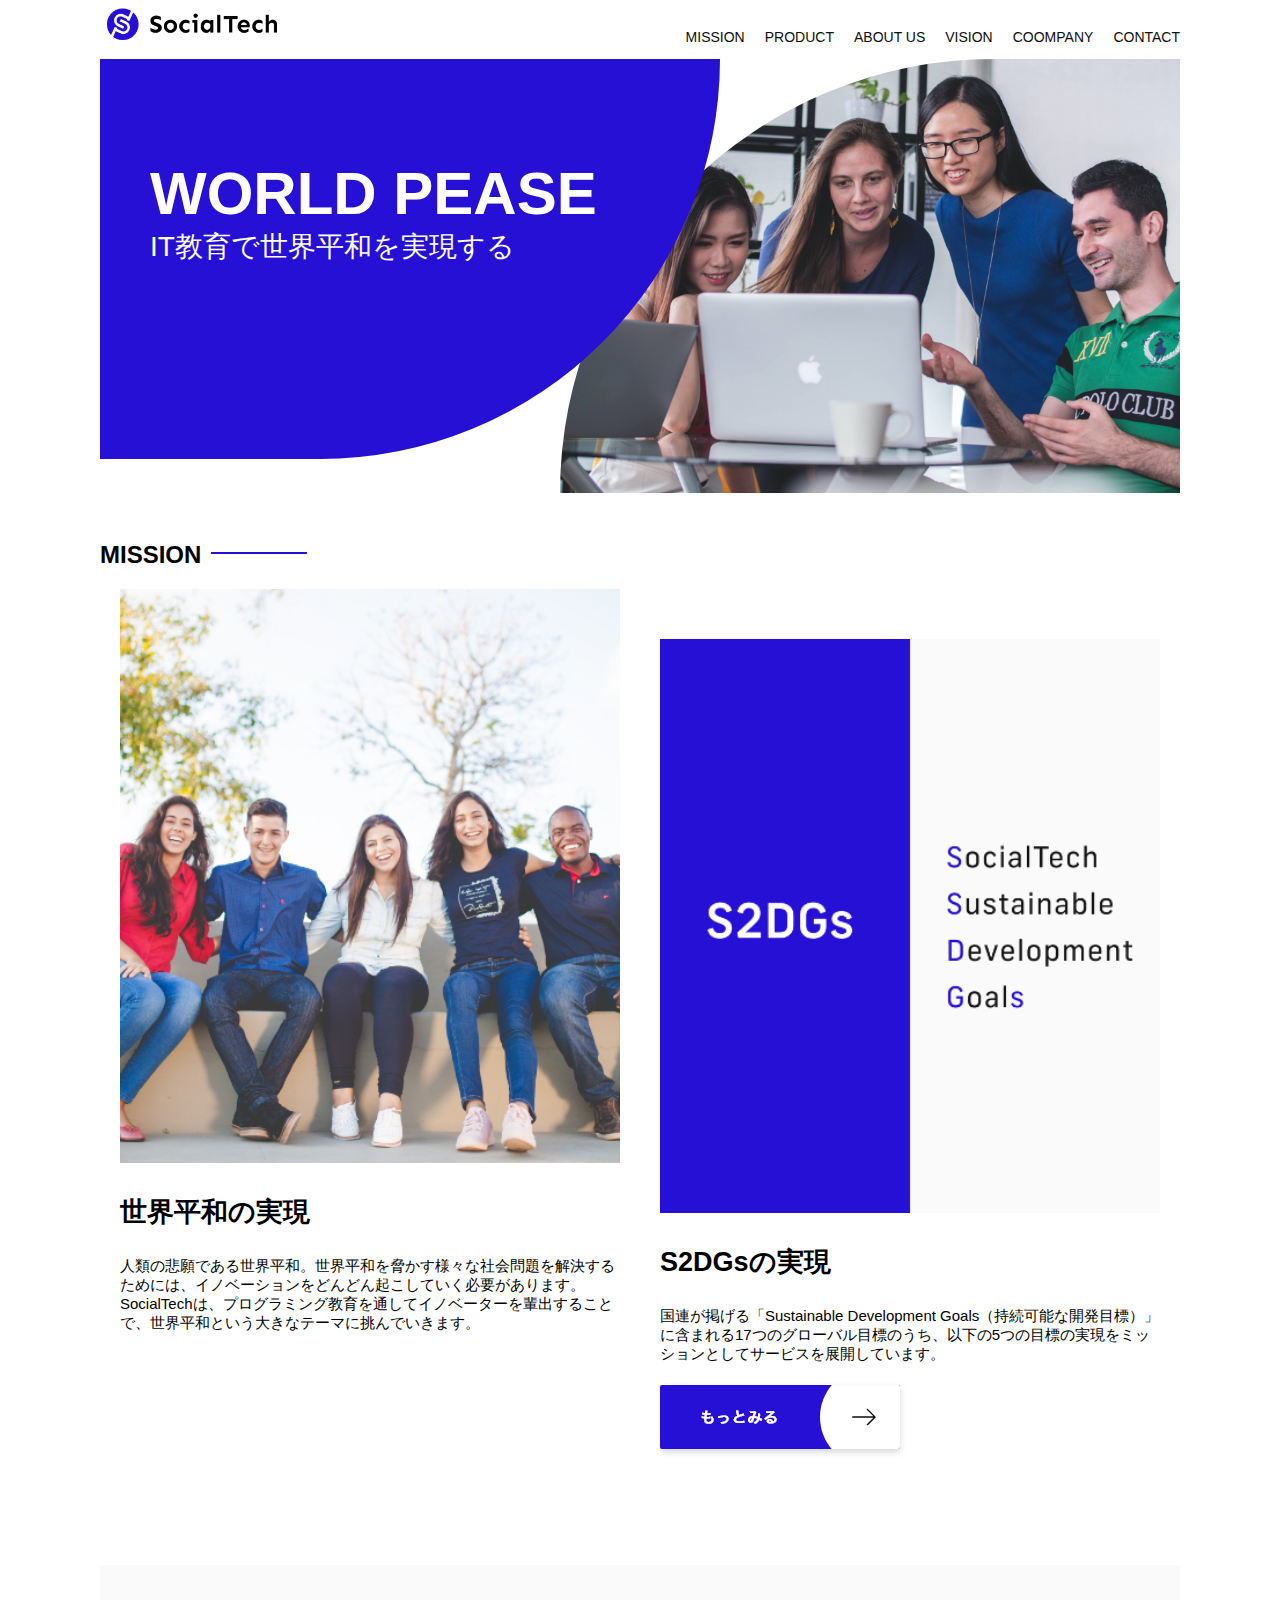
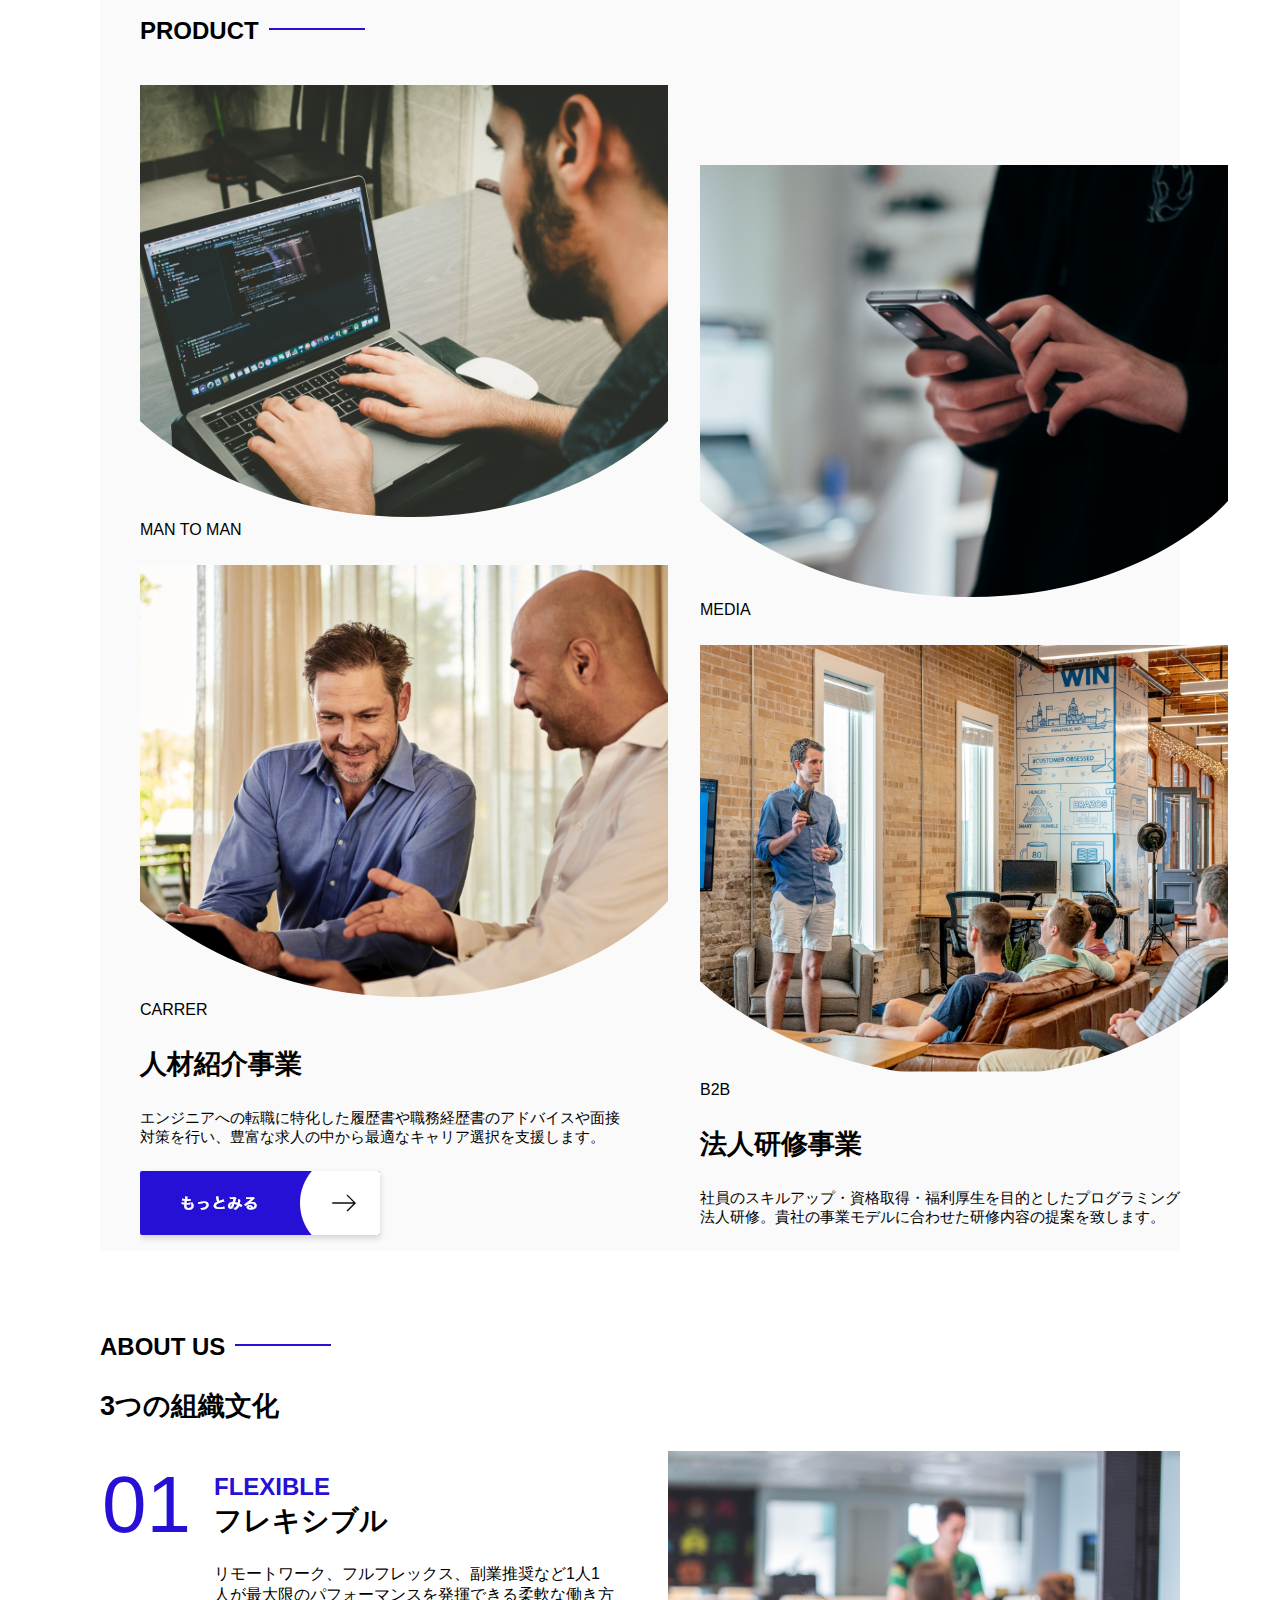
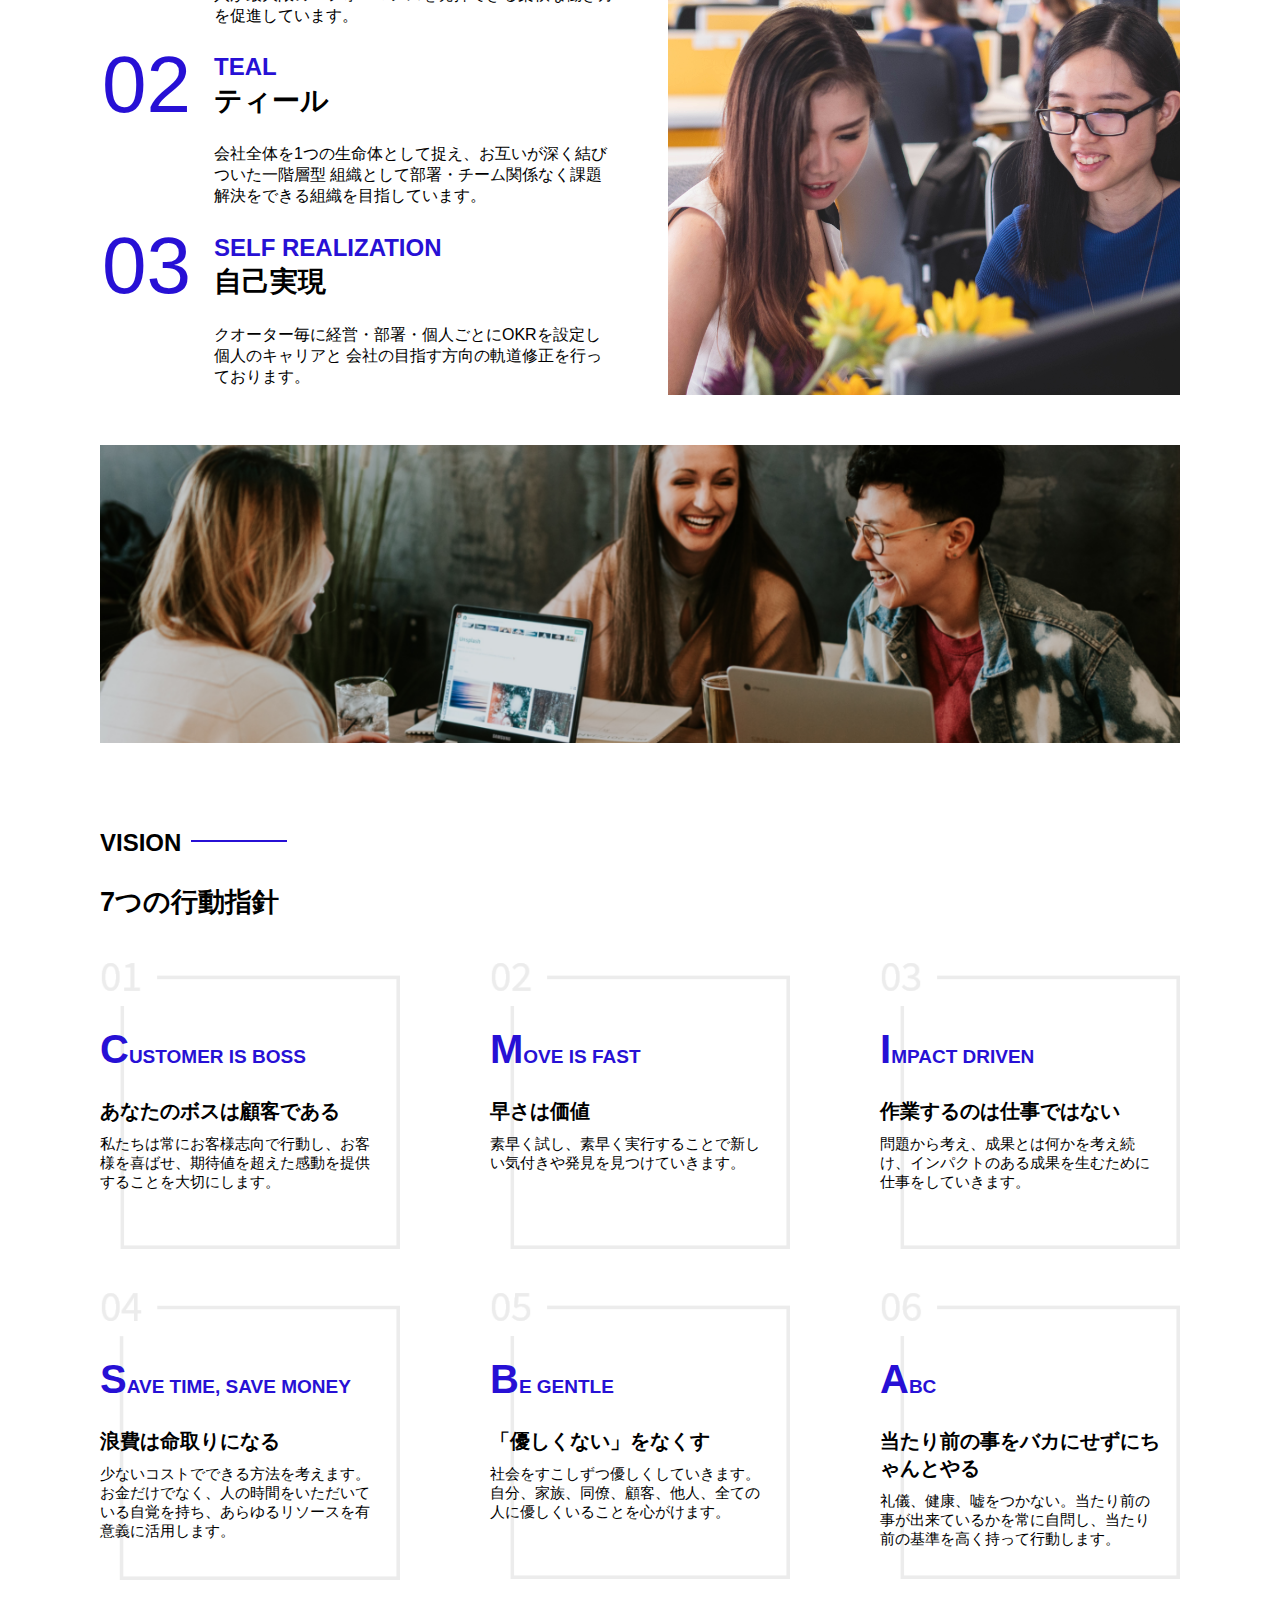
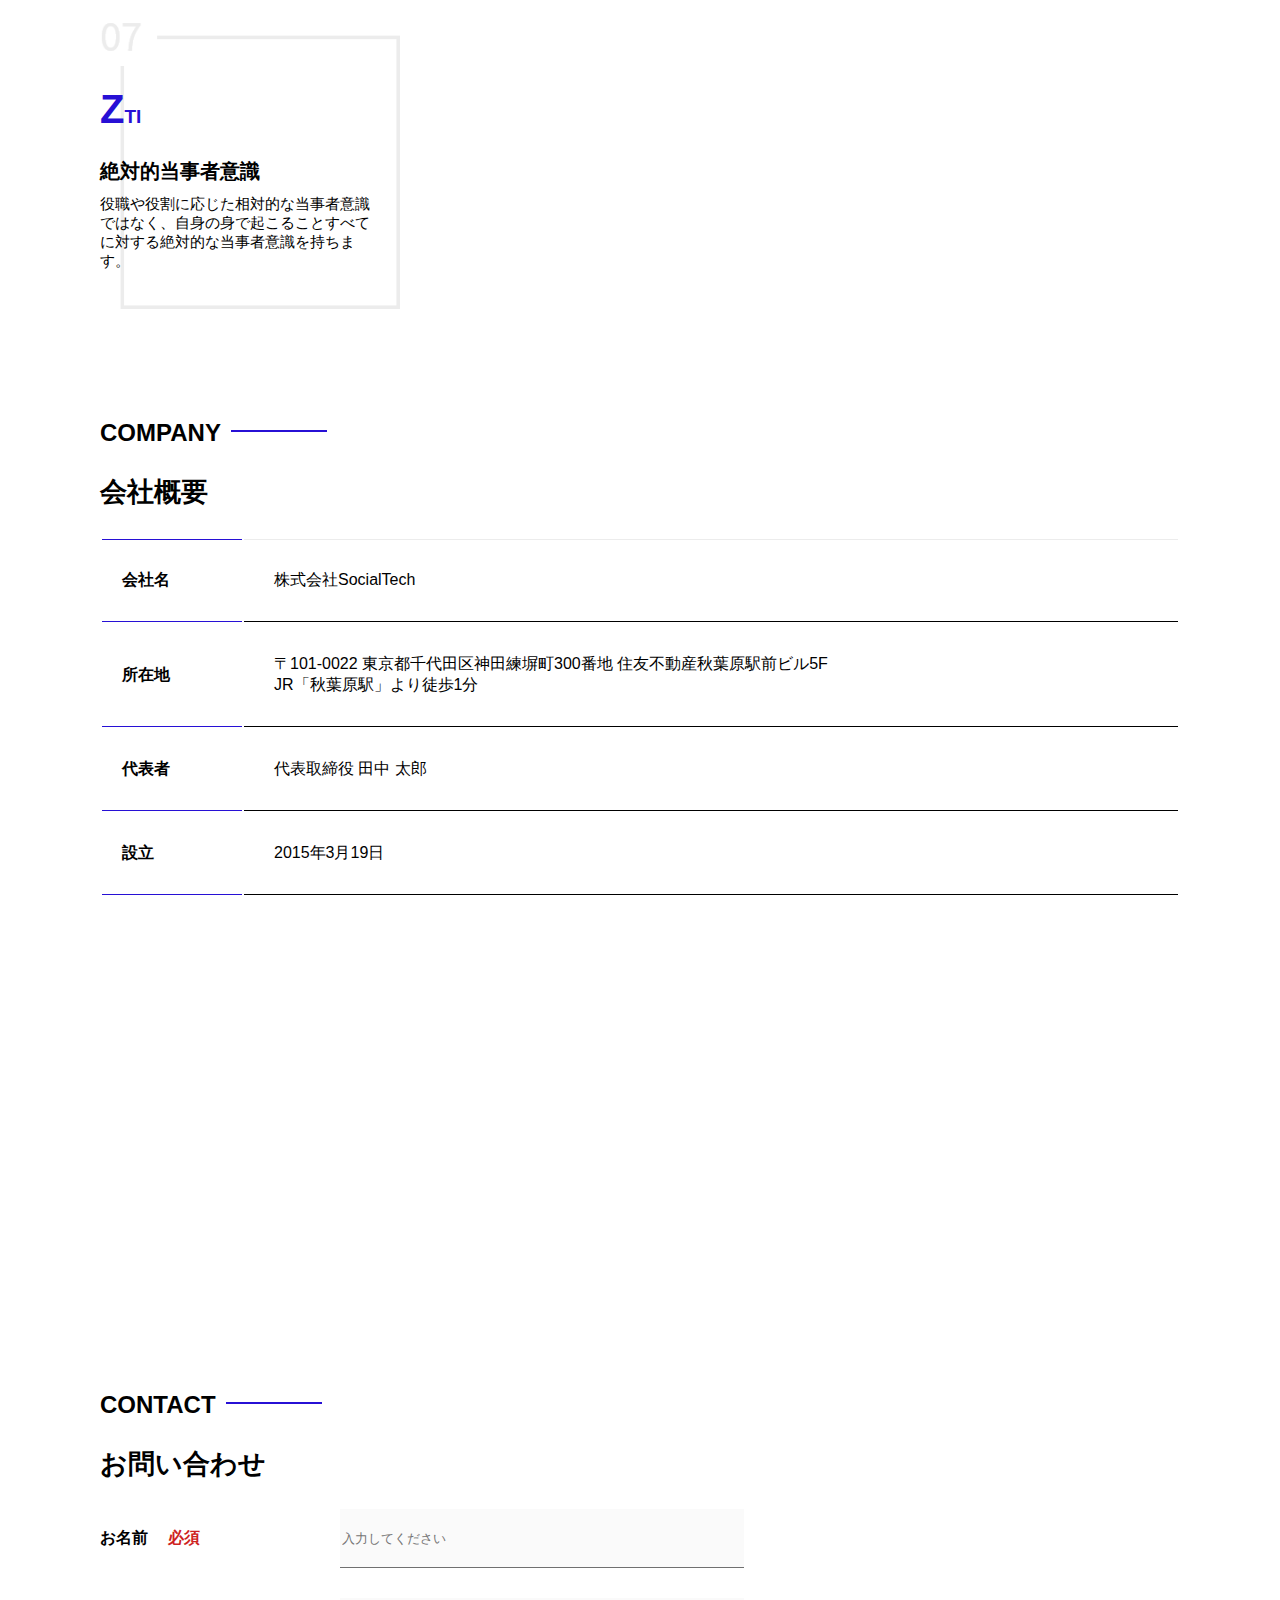
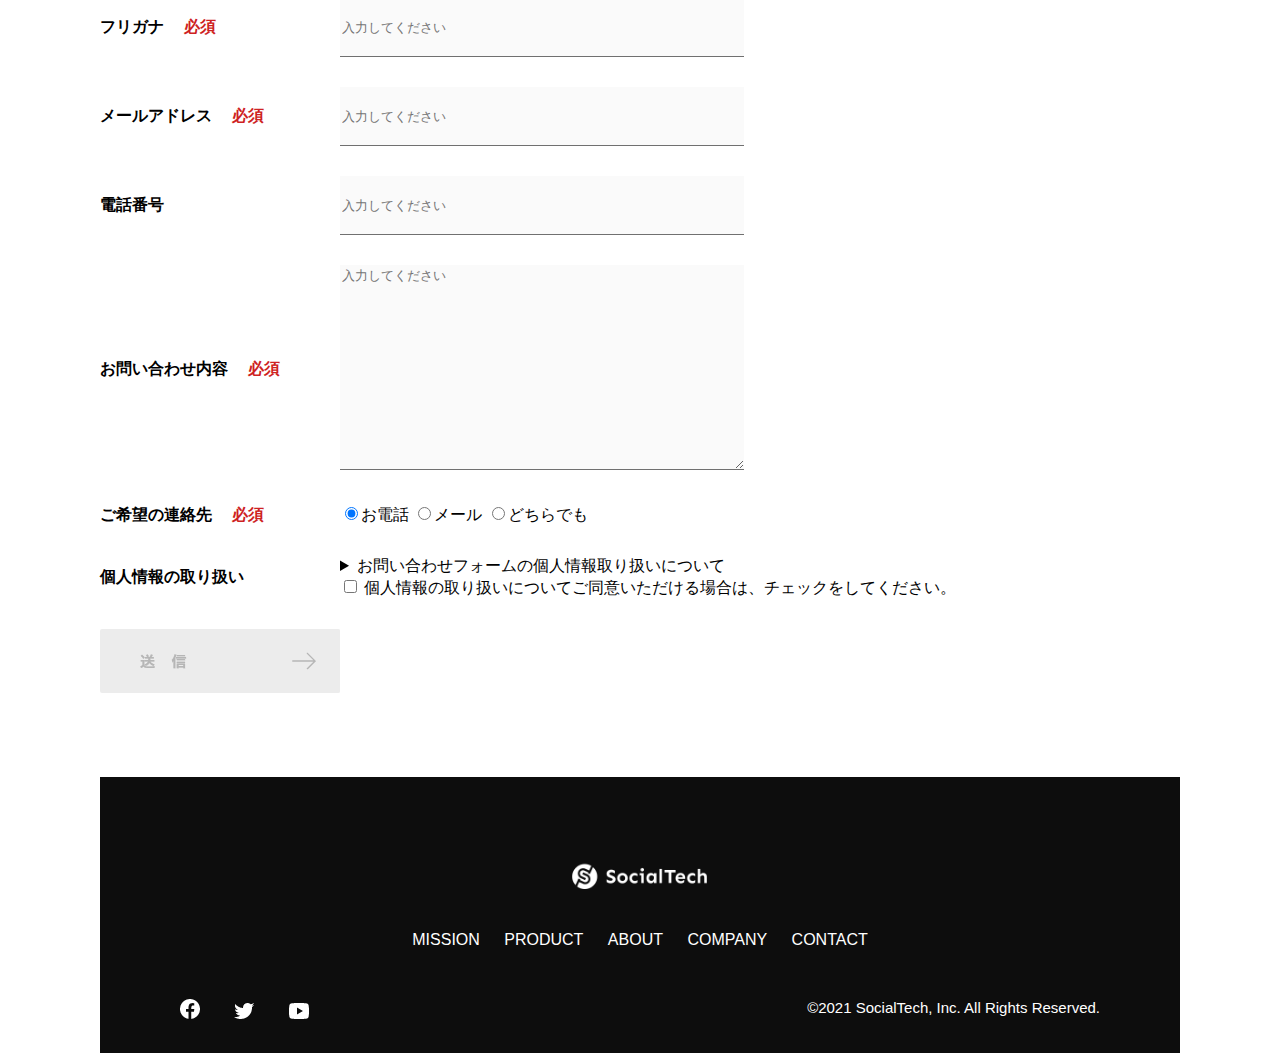
<file: index.html>
<!DOCTYPE html>
<html>
  <head>
    <title>SocialTech</title>
    <meta charset="utf-8">
    <meta name="description" content="">
    <meta name="viewport" content="width=device-width, initial-scale=1.0">
    <link rel="stylesheet" href="style.css">
  </head>

<body>
    <!--ヘッダー-->
    <header>
        <!--ロゴ-->
        <a href="index.html" id="logo">
          <img src="images/logo.png" alt="トップページに戻る">
        </a>
        
          <!--PC用ナビゲーション-->
          <nav id="nav-pc">
            <ul>
            <a href="mission.html">MISSION</a>
            <a href="product.html">PRODUCT</a>
            <a href="index.html#aboutus">ABOUT US</a>
            <a href="index.html#vision">VISION</a>
            <a href="index.html#company">COOMPANY</a>
            <a href="index.html#contact">CONTACT</a>
            </ul>
          </nav>
          <!-- スマホ用メニューボタン -->
            <button id="menu-sp" onclick="document.getElementById('nav-sp').style.display = 'block'">
              <img src="images/button-menu.png" alt="ナビゲーションを開く">
            </button>
        <!-- スマホ用ナビゲーション -->
        <div id="nav-sp">
          <button id="close" onclick="document.getElementById('nav-sp').style.display = 'none'">
            <img src="images/button-close.png" alt="ナビゲーションを閉じる">
          </button>
  
          <nav>
            <ul>
              <li>
                <a id="logo-sp" href="index.html" onclick="document.getElementById('nav-sp').style.display = 'none'"><img src="images/logo-sp.png" alt="トップページに戻る"></a>
              </li>
              <li><a class="menu" href="mission.html" onclick="document.getElementById('nav-sp').style.display = 'none'">MISSION</a></li>
              <li><a class="menu" href="product.html" onclick="document.getElementById('nav-sp').style.display = 'none'">PRODUCT</a></li>
              <li><a class="menu" href="index.html#aboutus" onclick="document.getElementById('nav-sp').style.display = 'none'">ABOUT US</a></li>
              <li><a class="menu" href="index.html#vision" onclick="document.getElementById('nav-sp').style.display = 'none'">VISION</a></li>
              <li><a class="menu" href="index.html#company" onclick="document.getElementById('nav-sp').style.display = 'none'">COMPANY</a></li>
              <li><a class="menu" href="index.html#contact" onclick="document.getElementById('nav-sp').style.display = 'none'">CONTACT</a></li>
            </ul>
          </nav>
          <div id="sns">
            <a href="https://www.facebook.com/sejuku2013">
              <img src="images/button-facebook.png" alt="Facebookのリンク">
            </a>
            <a href="https://twitter.com/samuraijuku">
              <img src="images/button-twitter.png" alt="Twitterのリンク">
            </a>
            <a href="https://www.youtube.com/channel/UCCFOQO5aDK0xXam4cUQXT8g">
              <img src="images/button-youtube.png" alt="YouTubeのリンク">
            </a>
          </div>
        </div>              
    </header>

  <main>
    <article>
        <!--メインビジュアル-->
        <section id="main-visual">
          <div id="main-message">
            <h1>WORLD PEASE</h1>
            <p>IT教育で世界平和を実現する</p>
          </div>
          <img src="images/index/index-main.png" alt="PCの周りに集まる多国籍な仲間たち">
        </section>

        <!--ミッション-->
        <section id="mission">
            <h2 class="index-h2">MISSION</h2>
            <div id="mission-flex">  
              <div>
                <img id="mission-photo" src="images/index/index-mission.png" alt="屋外のベンチで写真を撮影する多国籍の仲間たち">
                  <h3>世界平和の実現</h3>
                  <p>
                    人類の悲願である世界平和。世界平和を脅かす様々な社会問題を解決するためには、イノベーションをどんどん起こしていく必要があります。SocialTechは、プログラミング教育を通してイノベーターを輩出することで、世界平和という大きなテーマに挑んでいきます。
                  </p>
              </div>
              <div>
                  <img id="s2dgs" src="images/index/s2dgs.png" alt="S2DGs">
                  <h3>S2DGsの実現</h3>
                  <p>国連が掲げる「Sustainable Development Goals（持続可能な開発目標）」に含まれる17つのグローバル目標のうち、以下の5つの目標の実現をミッションとしてサービスを展開しています。</p>
                  <a href="mission.html">
                    <img src="images/button-more.png" alt="もっとみる">
                  </a>
              </div>
            </div>
        </section>

        <!--プロダクト-->
        <section id="product">
            <h2 class="index-h2">PRODUCT</h2>
            <div>
                <div id="product-left">
                    <div>
                      <img class="product-photo" src="images/index/index-mantoman.png" alt="PCでコードを書く男性">
                      <div class="product-explain">
                        <span>MAN TO MAN</span>
                        <h3>プログラミング</h3>
                        <p>2013年より日本で唯一の専属講師によるマンツーマンのプログラミングレッスンを開始。AI/人工知能やウェブデザインの学習も可能です。</p>
                      </div>
                    </div>
                    <div>
                      <img class="product-photo" src="images/index/index-career.png" alt="笑顔で話し合う2人の男性">
                      <div class="product-explain">
                        <span>CARRER</span>
                        <h3>人材紹介事業</h3>
                        <p>エンジニアへの転職に特化した履歴書や職務経歴書のアドバイスや面接対策を行い、豊富な求人の中から最適なキャリア選択を支援します。</p>
                      </div>
                    </div>
                </div>
                <div id="product-right">
                    <div>
                      <img class="product-photo" src="images/index/index-media.png" alt="スマートフォンを操作する人">
                      <div class="product-explain">
                        <span>MEDIA</span>
                        <h3>プログラミング学習メディア</h3>
                        <p>月間200万人に読まれる日本最大級のプログラミング学習サイト「SocialTech Blog」やYouTubeチャンネルにて学習情報を発信しています。</p>
                      </div>
                    </div>
                    <div>
                      <img class="product-photo" src="images/index/index-b2b.png" alt="講演中の男性とそれを聴く人々">
                      <div class="product-explain">
                        <span>B2B</span>
                        <h3>法人研修事業</h3>
                        <p>社員のスキルアップ・資格取得・福利厚生を目的としたプログラミング法人研修。貴社の事業モデルに合わせた研修内容の提案を致します。</p>
                      </div>
                    </div>
                </div>
            </div>
            <div>
              <a id="product-more" href="product.html">
                <img src="images/button-more.png" alt="もっとみる">
              </a>
            </div>
        </section>
      <!---ABOUT US-->
      <section id="aboutus">
        <h2 class="index-h2">ABOUT US</h2>
        <h3>3つの組織文化</h3>
        <div>
          <table class="culture-table">
            <tr>
              <td class="culture-num">01</td>
              <th><span class="culture-en">FLEXIBLE</span><br>フレキシブル</th>
            </tr>
            <tr>
              <td>
                <!--空のセル-->
              </td>
              <td class="culture-description">リモートワーク、フルフレックス、副業推奨など1人1人が最大限のパフォーマンスを発揮できる柔軟な働き方を促進しています。</td>
            </tr>
            <tr>
              <td class="culture-num">02</td>
              <th><span class="culture-en">TEAL</span><br>ティール</th>
            </tr>
            <tr>
              <td>
                <!--空のセル-->
              </td>
              <td class="culture-description">会社全体を1つの生命体として捉え、お互いが深く結びついた一階層型 組織として部署・チーム関係なく課題解決をできる組織を目指しています。</td>
            </tr>
            <tr>
              <td class="culture-num">03</td>
              <th><span class="culture-en">SELF REALIZATION</span><br>自己実現</th>
            </tr>
            <tr>
              <td>
                <!--空のセル-->
              </td>
              <td class="culture-description">クオーター毎に経営・部署・個人ごとにOKRを設定し個人のキャリアと 会社の目指す方向の軌道修正を行っております。</td>
            </tr>
          </table>
          <img class="culture-img" src="images/index/index-aboutus1.png" alt="笑顔で話し合う2人の女性">
        </div>
          <img class="culture-img2" src="images/index/index-aboutus2.png" alt="笑顔で話し合う3人の男女">
      </section>
      <!--VISION-->
      <section id="vision">
        <h2 class="index-h2">VISION</h2>
        <h3>7つの行動指針</h3>
        <div>
              <div class="vision-box">
                <img src="images/index/vision-01.png" alt="01">
                <div>
                  <h4>CUSTOMER IS BOSS</h4>
                  <h5>あなたのボスは顧客である</h5>
                  <p>私たちは常にお客様志向で行動し、お客様を喜ばせ、期待値を超えた感動を提供することを大切にします。</p>
                </div>
              </div>
              <div class="vision-box">
                <img src="images/index/vision-02.png" alt="02">
                <div>
                  <h4>MOVE IS FAST</h4>
                  <h5>早さは価値</h5>
                  <p>素早く試し、素早く実行することで新しい気付きや発見を見つけていきます。</p>
                </div>
              </div>
              <div class="vision-box">
                <img src="images/index/vision-03.png" alt="03">
                <div>
                  <h4>IMPACT DRIVEN</h4>
                  <h5>作業するのは仕事ではない</h5>
                  <p>問題から考え、成果とは何かを考え続け、インパクトのある成果を生むために仕事をしていきます。</p>
                </div>
              </div>
              <div class="vision-box">
                <img src="images/index//vision-04.png" alt="04">
                <div>
                  <h4>SAVE TIME, SAVE MONEY</h4>
                  <h5>浪費は命取りになる</h5>
                  <p>少ないコストでできる方法を考えます。お金だけでなく、人の時間をいただいている自覚を持ち、あらゆるリソースを有意義に活用します。</p>
                </div>
              </div>
              <div class="vision-box">
                <img src="images/index/vision-05.png" alt="05">
                <div>
                  <h4>BE GENTLE</h4>
                  <h5>「優しくない」をなくす</h5>
                  <p>社会をすこしずつ優しくしていきます。自分、家族、同僚、顧客、他人、全ての人に優しくいることを心がけます。</p>
                </div>
              </div>
              <div class="vision-box">
                <img src="images/index/vision-06.png" alt="06">
                <div>
                  <h4>ABC</h4>
                  <h5>当たり前の事をバカにせずにちゃんとやる</h5>
                  <p>礼儀、健康、嘘をつかない。当たり前の事が出来ているかを常に自問し、当たり前の基準を高く持って行動します。</p>
                </div>
              </div>
              <div class="vision-box">
                <img src="images/index/vision-07.png" alt="07">
                <div>
                  <h4>ZTI</h4>
                  <h5>絶対的当事者意識</h5>
                  <p>役職や役割に応じた相対的な当事者意識ではなく、自身の身で起こることすべてに対する絶対的な当事者意識を持ちます。</p>
                </div>  
              </div>
        </div>
      </section>
      <section id="company">
        <h2 class="index-h2">COMPANY</h2>
        <h3>会社概要</h3>
          <table id="company-table">
            <tr>
              <th class="tableheader tableheader-first">会社名</th>
              <td class="cell cell-first">株式会社SocialTech</td>
            </tr>
          <tr>
            <th class="tableheader">所在地</th>
            <td class="cell">〒101-0022 東京都千代田区神田練塀町300番地 住友不動産秋葉原駅前ビル5F<br>JR「秋葉原駅」より徒歩1分</td>
          </tr>
          <tr>
            <th class="tableheader">代表者</th>
            <td class="cell">代表取締役 田中 太郎</td>
          </tr>
          <tr>
            <th class="tableheader">設立</th>
            <td class="cell">2015年3月19日</td>
          </tr>
          </table>
    <iframe 
    src="https://www.google.com/maps/embed?pb=!1m18!1m12!1m3!1d3240.0688551336807!2d139.7720776771055!3d35.69992317258124!2m3!1f0!2f0!3f0!3m2!1i1024!2i768!4f13.1!3m3!1m2!1s0x60188fee13660e23%3A0x77137876edf742ac!2z5L2P5Y-L5LiN5YuV55Sj56eL6JGJ5Y6f6aeF5YmN44OT44Or!5e0!3m2!1sja!2sjp!4v1704858013291!5m2!1sja!2sjp"
    style="border: 0" allowfullscreen="" loading="lazy">
    </iframe>
      </section>
      <section  id="contact">
        <h2 class="index-h2">CONTACT</h2>
        <h3>お問い合わせ</h3>
        <form>
            <div>
              <div class="contact-heading">
                <label class="contact-label">お名前<span class="contact-span">必須</span></label>
              </div>
              <div>
                <input type="text" name="name" placeholder="入力してください" class="contact-textbox">
              </div>
            </div>
            <div>
              <div class="contact-heading">
                <label class="contact-label">フリガナ<span class="contact-span">必須</span></label>
              </div>
              <div>
                <input type="text" name="hurigana" placeholder="入力してください" class="contact-textbox">
              </div>
            </div>
            <div>
              <div class="contact-heading">
                <label class="contact-label">メールアドレス<span class="contact-span">必須</span></label>
              </div>
              <div>
                <input type="text" name="email" placeholder="入力してください" class="contact-textbox">
              </div>
            </div>
            <div>
              <div class="contact-heading">
                <label class="contact-label">電話番号</label>
              </div>
              <div>
                <input type="text" name="tel" placeholder="入力してください" class="contact-textbox">
              </div>
            </div>
            <div>
              <div class="contact-heading">
                <label class="contact-label">お問い合わせ内容<span class="contact-span">必須</span></label>
              </div>
              <div>
                <textarea class="contact-textarea" placeholder="入力してください" name="message"></textarea>
              </div>
            </div>
            <div>
              <div class="contact-heading">
                <label class="contact-label">ご希望の連絡先<span class="contact-span">必須</span></label>
              </div>
              <div>
                <input class="radiobutton" type="radio" value="tel" name="contact" checked><label>お電話</label>
                <input class="radiobotton" type="radio" value="mail" name="contact"><label>メール</label>
                <input class="radiobotton" type="radio" value="both" name="contact"><label>どちらでも</label>
              </div>
            </div>
              <div>
                <div class="contact-heading">
                  <label class="contact-label">個人情報の取り扱い</label>
                </div>
                <div>
                  <details>
                      <summary>お問い合わせフォームの個人情報取り扱いについて</summary>
                      <div>
                        <d1>
                          <dt>１．組織の名称又は氏名</dt>
                          <dd>株式会社SocialTech</dd>
                          <dt>２．個人情報保護管理者（若しくはその代理人）の氏名又は職名、所属及び連絡先</dt>
                          <dd>
                            <p>鈴木 一郎 コーポレート部</p>
                            <p>メールアドレス：samurai@example.com</p>
                            <p>TEL：03-1234-5678</p>
                          </dd>
                          <dt>３．個人情報の利用目的</dt>
                          <dd>
                            <ul>
                              <li>本サービス及び本サービスに関連する情報の提供又はそれらに関する連絡のため</li>
                              <li>ユーザーの本人確認のため</li>
                              <li>当社サービスのご案内のため</li>
                              <li>当社の商品等の広告または宣伝（電子メールによるものを含むものとします。）</li>  
                            </ul>
                          </dd>
                          <dt>４．個人情報の取り扱い業務の委託</dt>
                          <dd>個人情報の取扱業務の全部または一部を外部に業務委託する場合があります。その際、弊社は、個人情報を適切に保護できる管理体制を敷き実行していることを条件として委託先を厳選したうえで、機密保持契約を委託先と締結し、お客様の個人情報を厳密に管理させます。</dd>
                          <dt>５．個人情報の開示等の請求</dt>
                          <dd>
                            お客様は、弊社に対してご自身の個人情報の開示等（利用目的の通知、開示、内容の訂正・追加・削除、利用の停止または消去、第三者への提供の停止）に関して、当社問合わせ窓口に申し出ることができます。<br>
                            その際、弊社はお客様ご本人を確認させていただいたうえで、合理的な期間内に対応いたします。<br>
                            なお、個人情報に関する弊社問合わせ先は、次の通りです。
                          </dd>
                          <dd>
                            <p>株式会社SocialTech　個人情報問合せ窓口</p>
                            <p>〒150-0043　東京都千代田区神田練塀町300番地 住友不動産秋葉原駅前ビル5F</p>
                            <p>メールアドレス：samurai@example.com　TEL：03-1234-5678</p>
                          </dd>
    
                          <dt>６．個人情報を提供されることの任意性について</dt>
                          <dd>お客様がご自身の個人情報を弊社に提供されるか否かは、お客様のご判断によりますが、もしご提供されない場合には、適切なサービスが提供できない場合がありますので予めご了承ください。</dd>
                        </dl>
                      </div>
                  </details>
                  <input type="checkbox" name="agree">
                  <span>個人情報の取り扱いについてご同意いただける場合は、チェックをしてください。</span>
                </div>
              </div>
                <input type="image" src="images/button-submit.png" alt="送信する">
        </form>
      </section>
    </article>
      
  </main>
    <footer>
      <div id="footer-logo">
        <img src="images/logo-sp.png" alt="SocialTech">
      </div>
        <div id="footer-link">
          <a href="mission.html">MISSION</a>
          <a href="produt.html">PRODUCT</a>
          <a href="index.html#aboutus">ABOUT</a>
          <a href="index.html#company">COMPANY</a>
          <a href="index.html#contact">CONTACT</a>
        </div>
          <div id="sns-footer">
            <div class="sns-btns">
              <a href="https://www.facebook.com/sejuku2013"><img src="images/button-facebook.png" alt="Facebookのリンク"></a>
              <a href="https://twitter.com/samuraijuku"><img src="images/button-twitter.png" alt="Twitterのリンク"></a>
              <a href="https://www.youtube.com/channel/UCCFOQO5aDK0xXam4cUQXT8g"><img src="images/button-youtube.png" alt="YouTubeのリンク"></a>
            </div>
            <p id="copyright">&copy;2021 SocialTech, Inc. All Rights Reserved.</p>
          </div>
    </footer>
</body>

</html>
</file>
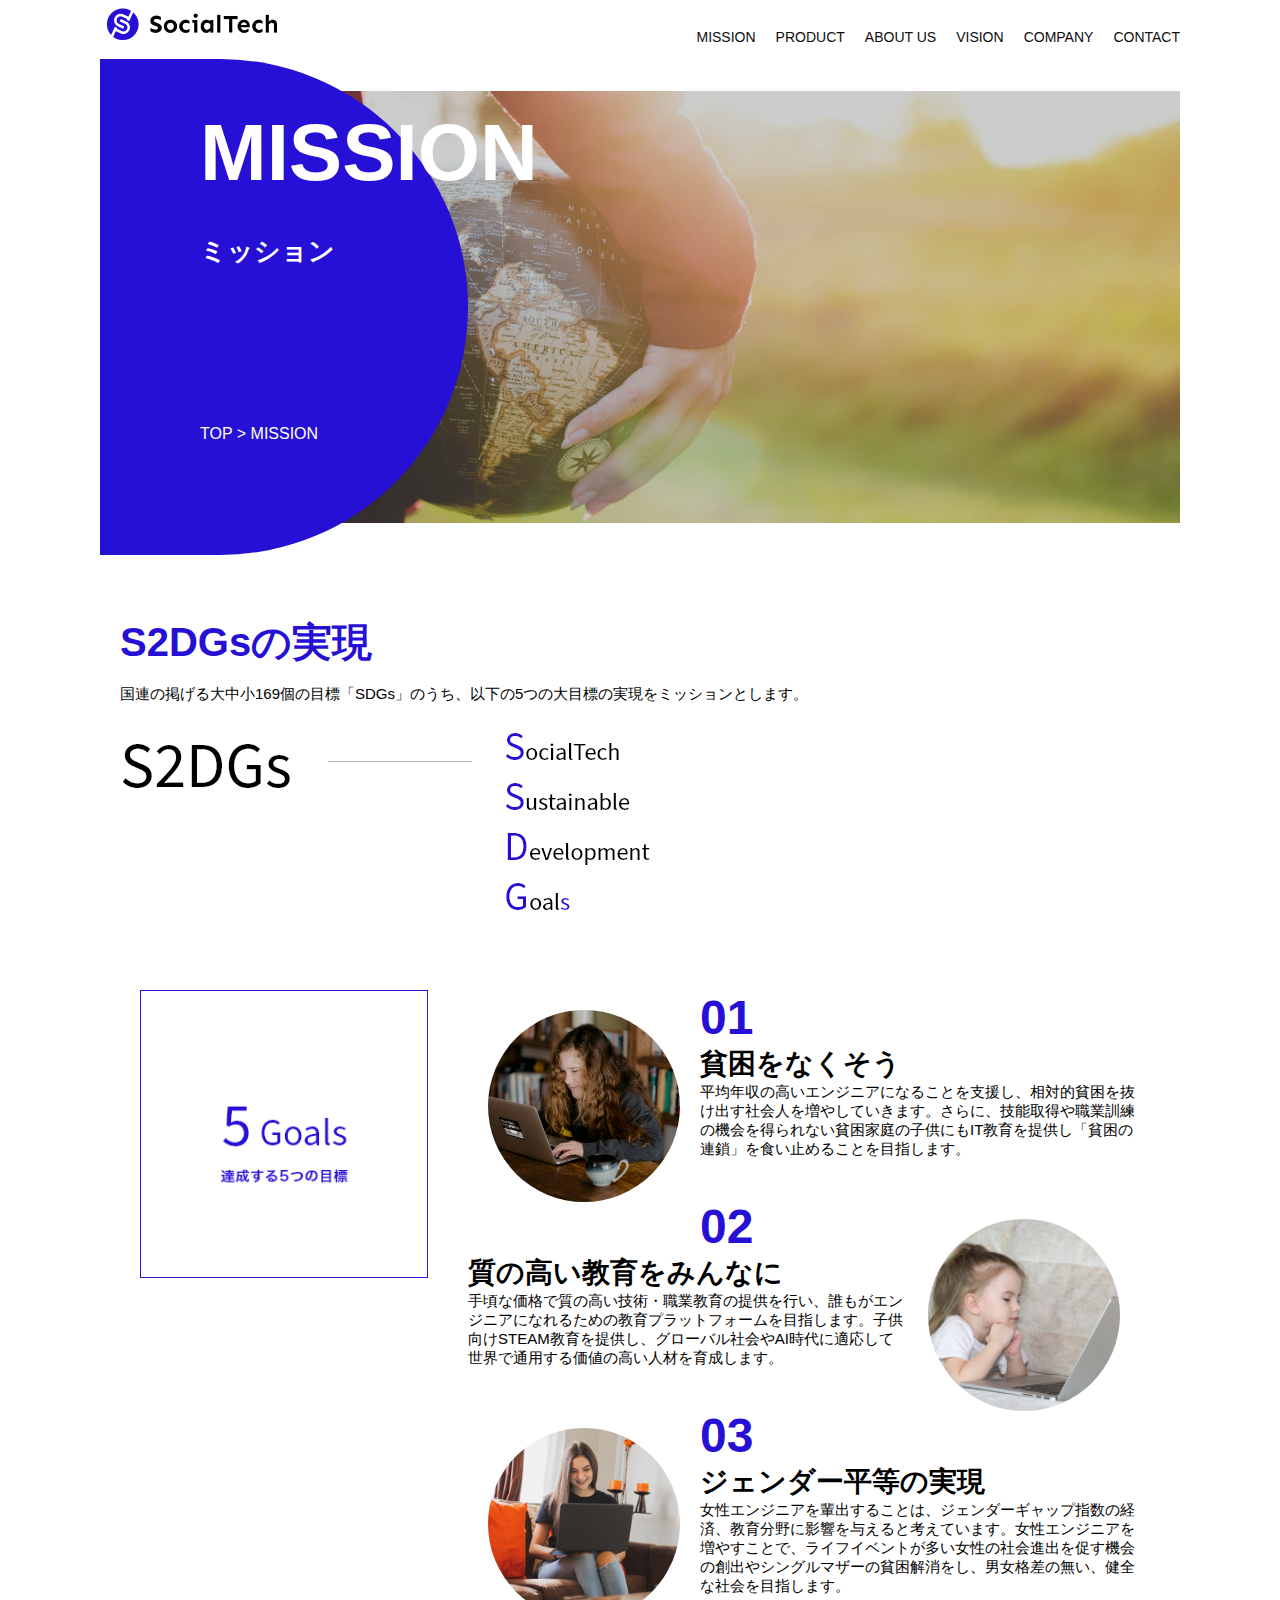
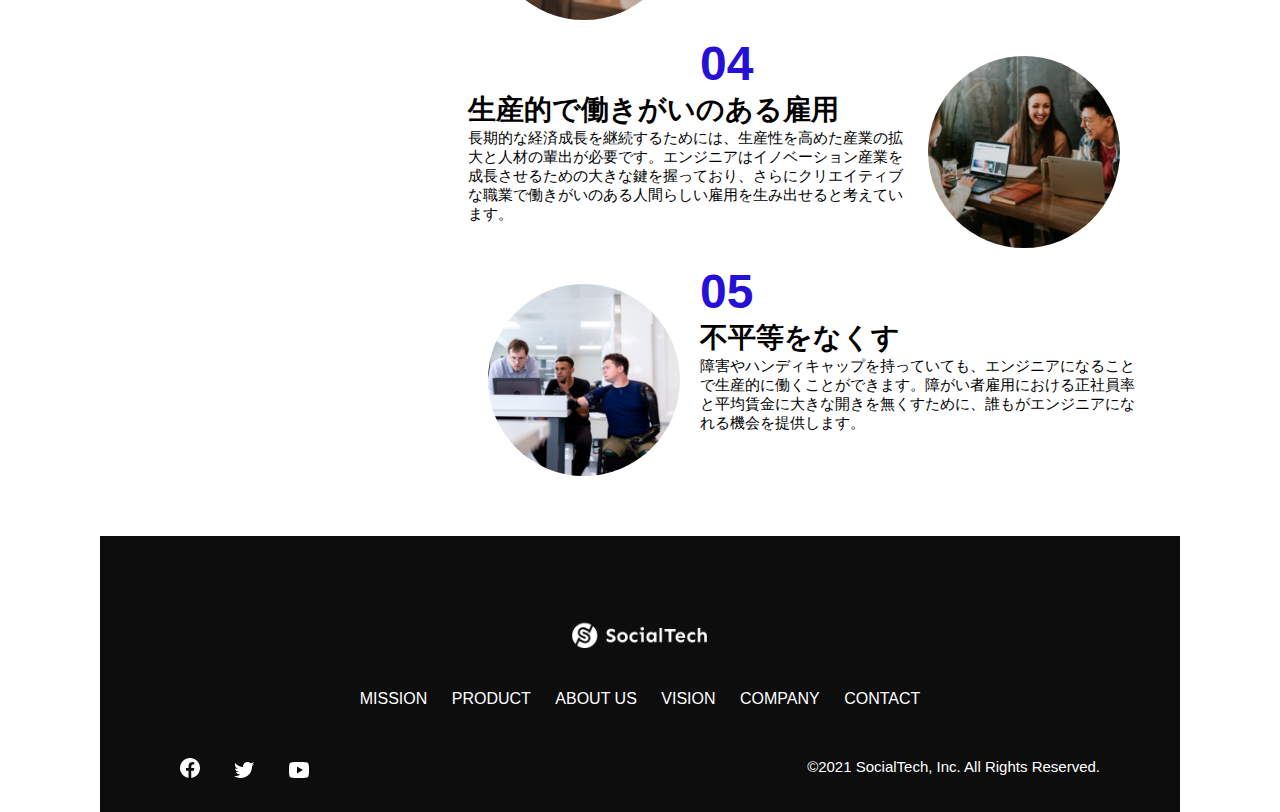
<file: mission.html>
<!DOCTYPE html>
<html>
  <head>
    <title>SocialTech - MISSION ミッション -</title>
    <meta charset="utf-8">
    <meta name="description" content="SocialTechが目指す5つの目標（S2DGs）を紹介します">
    <meta name="viewport" content="width=device-width, initial-scale=1.0">
    <link rel="stylesheet" href="style.css">
  </head>

  <body>
    <!-- ヘッダー -->
    <header>
      <!-- ロゴ -->
      <a href="index.html" id="logo">
        <img src="images/logo.png" alt="トップページに戻る">
      </a>

      <!-- PC用ナビゲーション -->
      <nav id="nav-pc">
        <ul>
          <li><a href="mission.html">MISSION</a></li>
          <li><a href="product.html">PRODUCT</a></li>
          <li><a href="index.html#aboutus">ABOUT US</a></li>
          <li><a href="index.html#vision">VISION</a></li>
          <li><a href="index.html#company">COMPANY</a></li>
          <li><a href="index.html#contact">CONTACT</a></li>
        </ul>
      </nav>

      <!-- スマホ用メニューボタン -->
      <button id="menu-sp" onclick="document.getElementById('nav-sp').style.display = 'block'">
        <img src="images/button-menu.png" alt="ナビゲーションを開く">
      </button>

      <!-- スマホ用ナビゲーション -->
      <div id="nav-sp">
        <button id="close" onclick="document.getElementById('nav-sp').style.display = 'none'">
          <img src="images/button-close.png" alt="ナビゲーションを閉じる">
        </button>

        <nav>
          <ul>
            <li>
              <a id="logo-sp" href="index.html" onclick="document.getElementById('nav-sp').style.display = 'none'"><img src="images/logo-sp.png" alt="トップページに戻る"></a>
            </li>
            <li><a class="menu" href="mission.html" onclick="document.getElementById('nav-sp').style.display = 'none'">MISSION</a></li>
            <li><a class="menu" href="product.html" onclick="document.getElementById('nav-sp').style.display = 'none'">PRODUCT</a></li>
            <li><a class="menu" href="index.html#aboutus" onclick="document.getElementById('nav-sp').style.display = 'none'">ABOUT US</a></li>
            <li><a class="menu" href="index.html#vision" onclick="document.getElementById('nav-sp').style.display = 'none'">VISION</a></li>
            <li><a class="menu" href="index.html#company" onclick="document.getElementById('nav-sp').style.display = 'none'">COMPANY</a></li>
            <li><a class="menu" href="index.html#contact" onclick="document.getElementById('nav-sp').style.display = 'none'">CONTACT</a></li>
          </ul>
        </nav>
        <div id="sns">
          <a href="https://www.facebook.com/sejuku2013">
            <img src="images/button-facebook.png" alt="Facebookのリンク">
          </a>
          <a href="https://twitter.com/samuraijuku">
            <img src="images/button-twitter.png" alt="Twitterのリンク">
          </a>
          <a href="https://www.youtube.com/channel/UCCFOQO5aDK0xXam4cUQXT8g">
            <img src="images/button-youtube.png" alt="YouTubeのリンク">
          </a>
        </div>
      </div>
    </header>

    <main>
      <article>
        <section id="mission-main">
          <div class="mission-main-inner">
            <div id="mission-title">
              <h1>MISSION<br><span>ミッション</span></h1>
              <p>TOP > MISSION</p>
            </div>
          </div>
        </section>

        <section id="mission-s2dgs">
          <h2 class="mission-h2">S2DGsの実現</h2>
          <p>国連の掲げる大中小169個の目標「SDGs」のうち、以下の5つの大目標の実現をミッションとします。</p>
          <img src="images/mission/mission-s2dgs.png" alt="S2DGs">
        </section>

        <section id="mission-five-goals">
          <div class="five-goals-image">
            <img src="images/mission/mission-5goals.png" alt="5Goals">
          </div>
          <div class="five-goals-read">
            <div>
              <img class="fivegoals-image-left" src="images/mission/mission-5goals01.png" alt="PCを操作する女の子">
              <span class="fivegoals-number">01</span>
              <h3 class="fivegoals-h3">貧困をなくそう</h3>
              <p class="fivegoals-p">平均年収の高いエンジニアになることを支援し、相対的貧困を抜け出す社会人を増やしていきます。さらに、技能取得や職業訓練の機会を得られない貧困家庭の子供にもIT教育を提供し「貧困の連鎖」を食い止めることを目指します。</p>
            </div>
            <div>
              <img class="fivegoals-image-right" src="images/mission/mission-5goals02.png" alt="PCを見つめる小さい女の子">
              <span class="fivegoals-number">02</span>
              <h3 class="fivegoals-h3">質の高い教育をみんなに</h3>
              <p class="fivegoals-p">手頃な価格で質の高い技術・職業教育の提供を行い、誰もがエンジニアになれるための教育プラットフォームを目指します。子供向けSTEAM教育を提供し、グローバル社会やAI時代に適応して世界で通用する価値の高い人材を育成します。</p>
            </div>
            <div>
              <img class="fivegoals-image-left" src="images/mission/mission-5goals03.png" alt="PCを操作する女性">

              <span class="fivegoals-number">03</span>
              <h3 class="fivegoals-h3">ジェンダー平等の実現</h3>
              <p class="fivegoals-p">女性エンジニアを輩出することは、ジェンダーギャップ指数の経済、教育分野に影響を与えると考えています。女性エンジニアを増やすことで、ライフイベントが多い女性の社会進出を促す機会の創出やシングルマザーの貧困解消をし、男女格差の無い、健全な社会を目指します。</p>
            </div>
            <div>
              <img class="fivegoals-image-right" src="images/mission/mission-5goals04.png" alt="笑顔で話し合う3人の男女">
              <span class="fivegoals-number">04</span>
              <h3 class="fivegoals-h3">生産的で働きがいのある雇用</h3>
              <p class="fivegoals-p">長期的な経済成長を継続するためには、生産性を高めた産業の拡大と人材の輩出が必要です。エンジニアはイノベーション産業を成長させるための大きな鍵を握っており、さらにクリエイティブな職業で働きがいのある人間らしい雇用を生み出せると考えています。</p>
            </div>
            <div>
              <img class="fivegoals-image-left" src="images/mission/mission-5goals05.png" alt="障害を持つ男性が生き生きと働く様子">
              <span class="fivegoals-number">05</span>
              <h3 class="fivegoals-h3">不平等をなくす</h3>
              <p class="fivegoals-p">障害やハンディキャップを持っていても、エンジニアになることで生産的に働くことができます。障がい者雇用における正社員率と平均賃金に大きな開きを無くすために、誰もがエンジニアになれる機会を提供します。</p>
            </div>
          </div>
        </section>
        
      </article>
    </main>

    <footer>
      <div id="footer-logo">
        <img src="images/logo-sp.png" alt="SocialTech">
      </div>
      <div id="footer-link">
        <a href="mission.html">MISSION</a>
        <a href="product.html">PRODUCT</a>
        <a href="index.html#aboutus">ABOUT US</a>
        <a href="index.html#vision">VISION</a>
        <a href="index.html#company">COMPANY</a>
        <a href="index.html#contact">CONTACT</a>
      </div>
      <div id="sns-footer">
        <div class="sns-btns">
          <a href="https://www.facebook.com/sejuku2013"><img src="images/button-facebook.png" alt="Facebookのリンク"></a>
          <a href="https://twitter.com/samuraijuku"><img src="images/button-twitter.png" alt="Twitterのリンク"></a>
          <a href="https://www.youtube.com/channel/UCCFOQO5aDK0xXam4cUQXT8g"><img src="images/button-youtube.png" alt="YouTubeのリンク"></a>
        </div>
        <p id="copyright">&copy;2021 SocialTech, Inc. All Rights Reserved.</p>
      </div>
    </footer>

  </body>
</html>
</file>
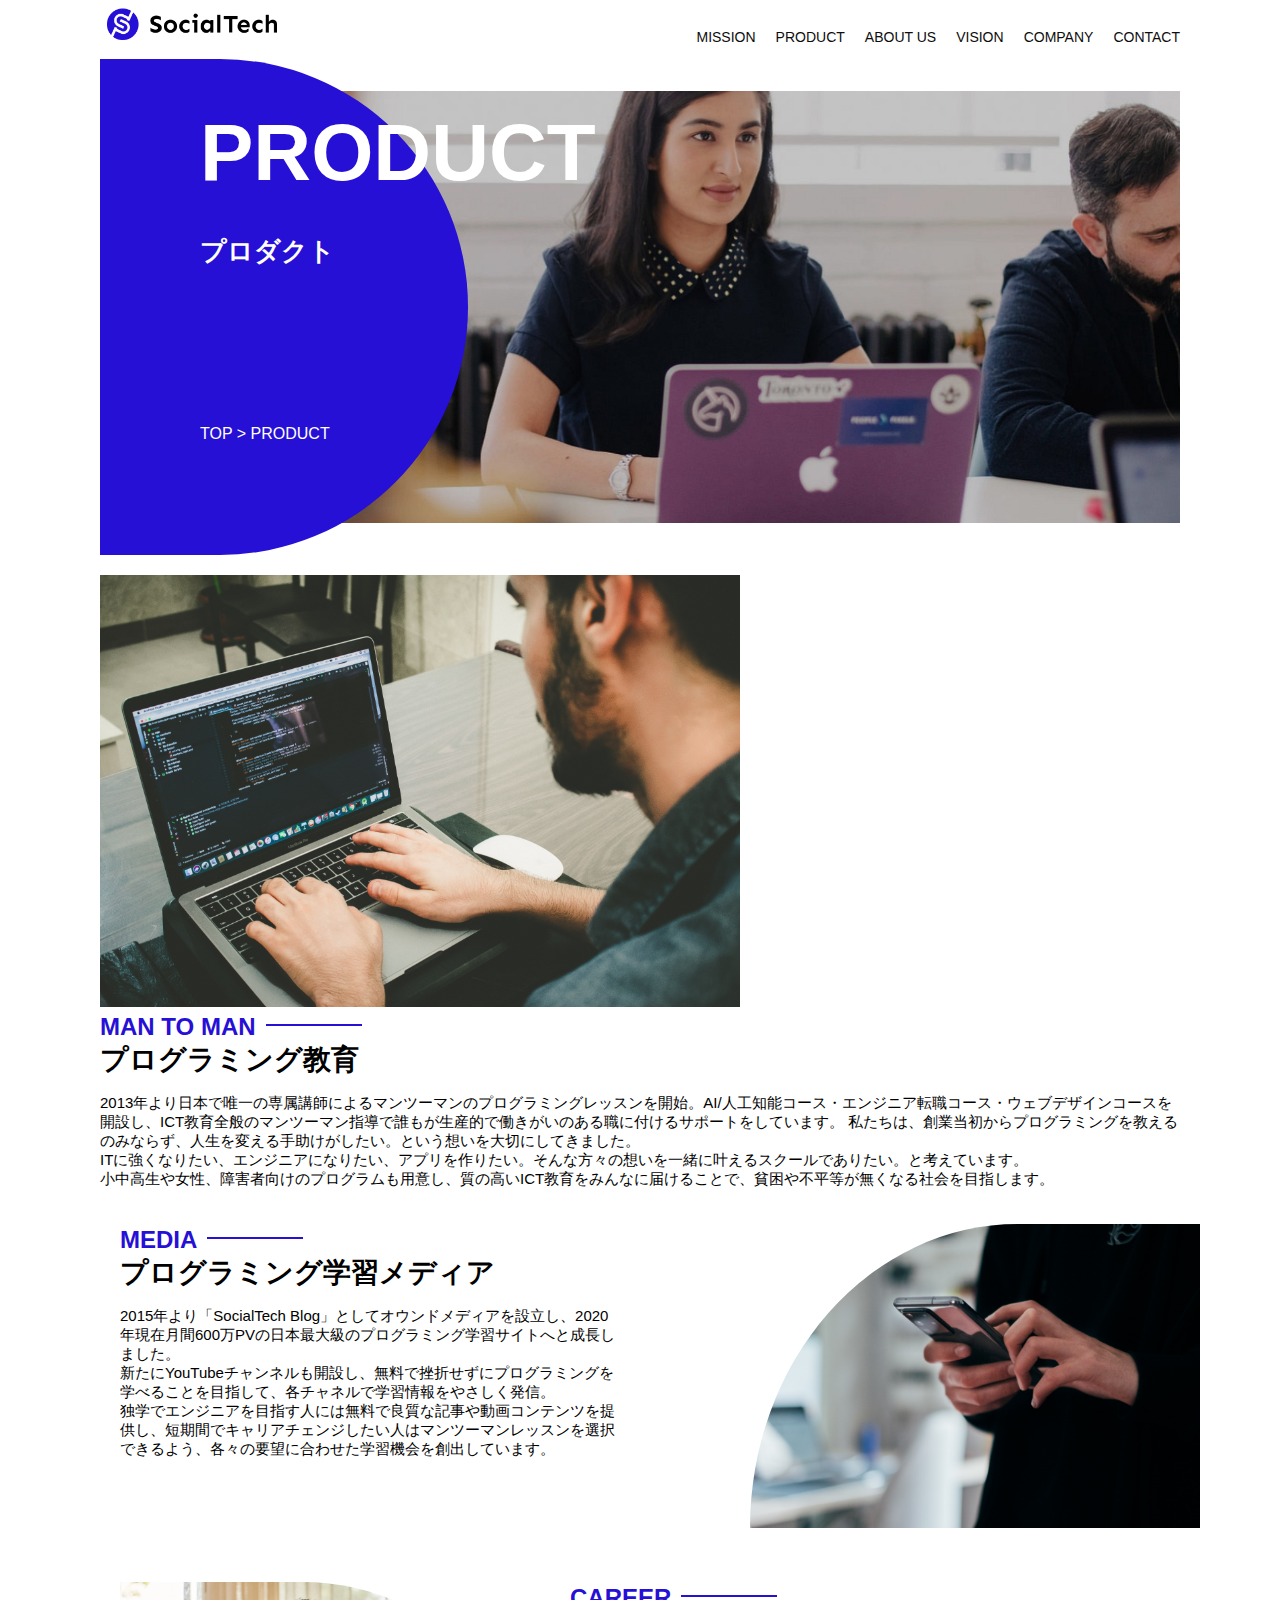
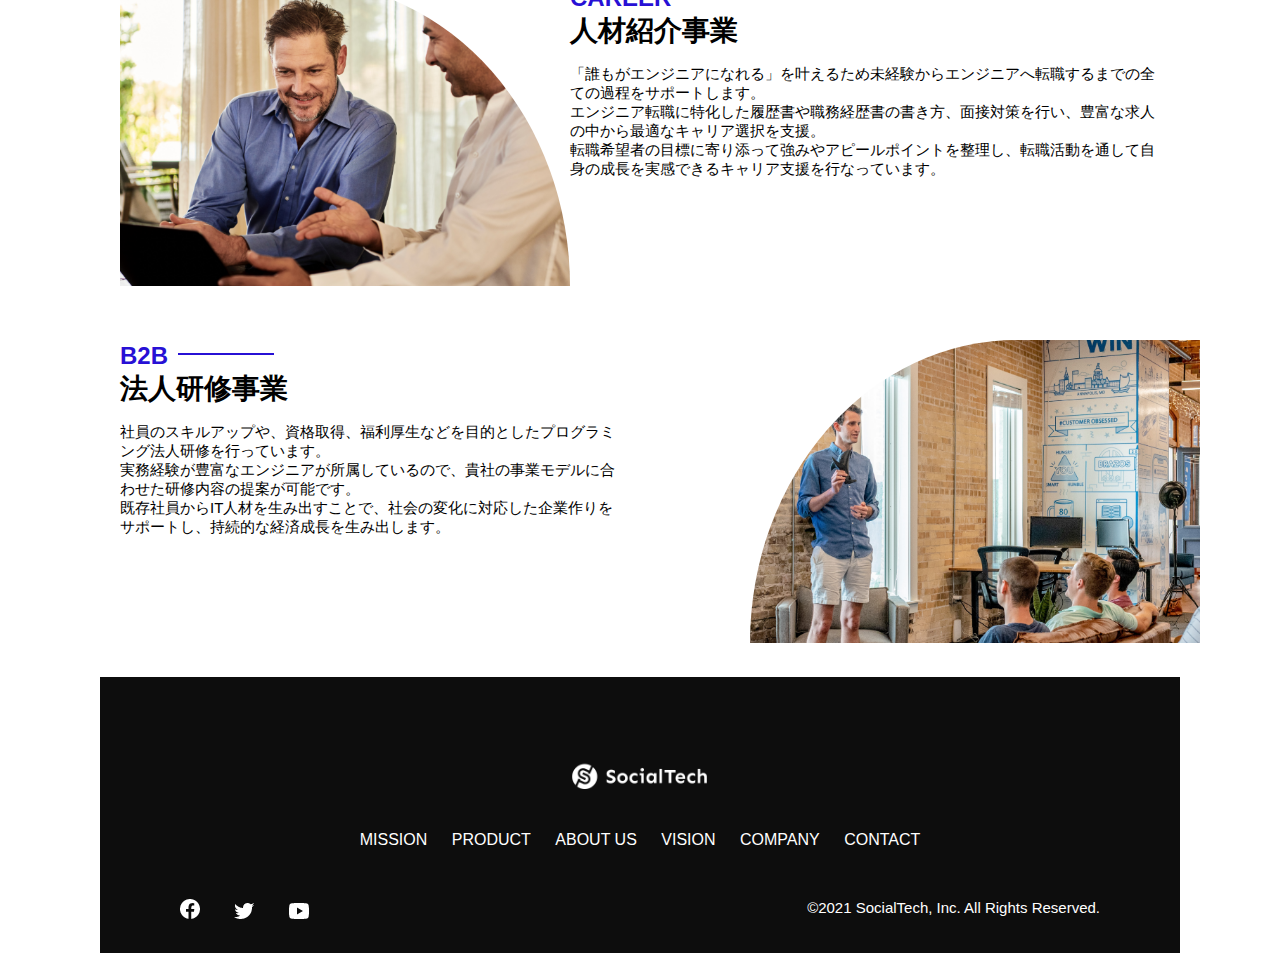
<file: product.html>
<!DOCTYPE html>
  <html>
    <head>
      <title>SocialTech -PRODUCT プロダクト</title>
      <meta charset="utf-8">
      <meta name="description" content="SocialTechの4つのプロダクトを紹介します">
      <meta name="viewport" content="width=device-width, initial-scale=1.0">
      <link rel="stylesheet" href="style.css">
    </head>
  
    <body>
      <!-- ヘッダー -->
      <header>
        <!-- ロゴ -->
        <a href="index.html" id="logo">
          <img src="images/logo.png" alt="トップページに戻る">
        </a>
  
        <!-- PC用ナビゲーション -->
        <nav id="nav-pc">
          <ul>
            <li><a href="mission.html">MISSION</a></li>
            <li><a href="product.html">PRODUCT</a></li>
            <li><a href="index.html#aboutus">ABOUT US</a></li>
            <li><a href="index.html#vision">VISION</a></li>
            <li><a href="index.html#company">COMPANY</a></li>
            <li><a href="index.html#contact">CONTACT</a></li>
          </ul>
        </nav>
  
        <!-- スマホ用メニューボタン -->
        <button id="menu-sp" onclick="document.getElementById('nav-sp').style.display = 'block'">
          <img src="images/button-menu.png" alt="ナビゲーションを開く">
        </button>
  
        <!-- スマホ用ナビゲーション -->
        <div id="nav-sp">
          <button id="close" onclick="document.getElementById('nav-sp').style.display = 'none'">
            <img src="images/button-close.png" alt="ナビゲーションを閉じる">
          </button>
  
          <nav>
            <ul>
              <li>
                <a id="logo-sp" href="index.html" onclick="document.getElementById('nav-sp').style.display = 'none'"><img src="images/logo-sp.png" alt="トップページに戻る"></a>
              </li>
              <li><a class="menu" href="mission.html" onclick="document.getElementById('nav-sp').style.display = 'none'">MISSION</a></li>
              <li><a class="menu" href="product.html" onclick="document.getElementById('nav-sp').style.display = 'none'">PRODUCT</a></li>
              <li><a class="menu" href="index.html#aboutus" onclick="document.getElementById('nav-sp').style.display = 'none'">ABOUT US</a></li>
              <li><a class="menu" href="index.html#vision" onclick="document.getElementById('nav-sp').style.display = 'none'">VISION</a></li>
              <li><a class="menu" href="index.html#company" onclick="document.getElementById('nav-sp').style.display = 'none'">COMPANY</a></li>
              <li><a class="menu" href="index.html#contact" onclick="document.getElementById('nav-sp').style.display = 'none'">CONTACT</a></li>
            </ul>
          </nav>
          <div id="sns">
            <a href="https://www.facebook.com/sejuku2013">
              <img src="images/button-facebook.png" alt="Facebookのリンク">
            </a>
            <a href="https://twitter.com/samuraijuku">
              <img src="images/button-twitter.png" alt="Twitterのリンク">
            </a>
            <a href="https://www.youtube.com/channel/UCCFOQO5aDK0xXam4cUQXT8g">
              <img src="images/button-youtube.png" alt="YouTubeのリンク">
            </a>
          </div>
        </div>
      </header>
  
      <main>
        <article>
          <section id="product-main">
            <div class="product-main-inner">
              <div id="product-title">
                <h1>PRODUCT<br><span>プロダクト</span></h1>
                <p>TOP > PRODUCT</p>
              </div>
            </div>
          </section>

          <section class="product-section product-section-left"></section>
            <div class="product-section-img">
              <img src="images/product/product-mantoman.png" alt="PCでコードを書く男性">
            </div>
            <div class="product-read">
              <h2 class="product-h2">MAN TO MAN</h2>
              <h3 class="product-h3">プログラミング教育</h3>
              <p>
                2013年より日本で唯一の専属講師によるマンツーマンのプログラミングレッスンを開始。AI/人工知能コース・エンジニア転職コース・ウェブデザインコースを開設し、ICT教育全般のマンツーマン指導で誰もが生産的で働きがいのある職に付けるサポートをしています。 私たちは、創業当初からプログラミングを教えるのみならず、人生を変える手助けがしたい。という想いを大切にしてきました。<br>ITに強くなりたい、エンジニアになりたい、アプリを作りたい。そんな方々の想いを一緒に叶えるスクールでありたい。と考えています。<br>小中高生や女性、障害者向けのプログラムも用意し、質の高いICT教育をみんなに届けることで、貧困や不平等が無くなる社会を目指します。
              </p>
            </div>
          </section>
  
          <section class="product-section product-section-right">
            <div class="product-read">
              <h2 class="product-h2">MEDIA</h2>
              <h3 class="product-h3">プログラミング学習メディア</h3>
              <p>2015年より「SocialTech Blog」としてオウンドメディアを設立し、2020年現在月間600万PVの日本最大級のプログラミング学習サイトへと成長しました。<br>新たにYouTubeチャンネルも開設し、無料で挫折せずにプログラミングを学べることを目指して、各チャネルで学習情報をやさしく発信。<br>独学でエンジニアを目指す人には無料で良質な記事や動画コンテンツを提供し、短期間でキャリアチェンジしたい人はマンツーマンレッスンを選択できるよう、各々の要望に合わせた学習機会を創出しています。</p>
            </div>
            <div class="product-section-img">
              <img src="images/product/product-media.png" alt="スマートフォンを操作する人">
            </div>
          </section>
  
          <section class="product-section product-section-left">
            <div class="product-section-img">
              <img src="images/product/product-career.png" alt="笑顔で話し合う2人の男性">
            </div>
            <div class="product-read">
              <h2 class="product-h2">CAREER</h2>
              <h3 class="product-h3">人材紹介事業</h3>
              <p>「誰もがエンジニアになれる」を叶えるため未経験からエンジニアへ転職するまでの全ての過程をサポートします。<br>エンジニア転職に特化した履歴書や職務経歴書の書き方、面接対策を行い、豊富な求人の中から最適なキャリア選択を支援。<br>転職希望者の目標に寄り添って強みやアピールポイントを整理し、転職活動を通して自身の成長を実感できるキャリア支援を行なっています。<br></p>
            </div>
          </section>
  
          <section class="product-section product-section-right">
            <div class="product-read">
              <h2 class="product-h2">B2B</h2>
              <h3 class="product-h3">法人研修事業</h3>
              <p>社員のスキルアップや、資格取得、福利厚生などを目的としたプログラミング法人研修を行っています。<br>実務経験が豊富なエンジニアが所属しているので、貴社の事業モデルに合わせた研修内容の提案が可能です。<br>既存社員からIT人材を生み出すことで、社会の変化に対応した企業作りをサポートし、持続的な経済成長を生み出します。</p>
            </div>
            <div class="product-section-img">
              <img src="images/product/product-b2b.png" alt="講演中の男性とそれを聴く人々">
            </div>
          </section>
        </article>
      </main>
  
      <footer>
        <div id="footer-logo">
          <img src="images/logo-sp.png" alt="SocialTech">
        </div>
        <div id="footer-link">
          <a href="mission.html">MISSION</a>
          <a href="product.html">PRODUCT</a>
          <a href="index.html#aboutus">ABOUT US</a>
          <a href="index.html#vision">VISION</a>
          <a href="index.html#company">COMPANY</a>
          <a href="index.html#contact">CONTACT</a>
        </div>
        <div id="sns-footer">
          <div class="sns-btns">
            <a href="https://www.facebook.com/sejuku2013"><img src="images/button-facebook.png" alt="Facebookのリンク"></a>
            <a href="https://twitter.com/samuraijuku"><img src="images/button-twitter.png" alt="Twitterのリンク"></a>
            <a href="https://www.youtube.com/channel/UCCFOQO5aDK0xXam4cUQXT8g"><img src="images/button-youtube.png" alt="YouTubeのリンク"></a>
          </div>
          <p id="copyright">&copy;2021 SocialTech, Inc. All Rights Reserved.</p>
        </div>
      </footer>
      
    </body>
  </html>
</file>
<file: style.css>
/*PC、スマホ共通スタイル*/
body {
  font-family: "Source Sans Pro", "Hiragino Kaku Gothic ProN", Meiryo, Arial, sans-serif;
}

p {
  font-size: 15px;
}

/*=============
PC用スタイル
==============*/

/*横幅設定*/
body {
  max-width:1080px;
  min-width:960px;
  margin: 0 auto 0 auto;
}

/* ナビゲーションのレイアウト */
#nav-pc {
  font-size: 14px;
}

#nav-pc ul {
  display: flex;
  padding-left: 0;
}

#nav-pc li {
  list-style: none;
}

/* ナビゲーションのリンクの装飾設定 */
#nav-pc a {
  text-decoration: none;
  margin-left: 20px;
  color: #0d0d0d;
}

#nav-pc a:hover {
  text-decoration: underline;
}

   /* スマホ用ナビを非表示 */
#nav-sp,
#menu-sp {
    display: none;
  }


/*ヘッダー*/
header {
  display: flex;
  justify-content: space-between;
}

#nav-pc {
  font-size: 14px;
  padding-top: 15px;
}

#nav-pc > a {
  text-decoration: none;
  margin-left: 20px;
}

#nav-pc > a:link {
  color: #0d0d0d;
}

#nav-pc > a:visited {
  color:#0d0d0d
}

#nav-pc > a:hover {
  color: #0d0d0d;
  text-decoration: underline;
}

#nav-pc > a:active {
  color: #0d0d0d;
}

#main-visual {
  position: relative;
  height: 400px;
}

#main-message {
  position: absolute;
  top: 0;
  left: 0;
  background-color: #2710d5;
  color: #ffffff;
  border-radius: 0 0 476px 0;
  max-width: 620px;
  width: 100%;
  height: 100%;
  z-index: 11;
}

#main-message > h1 {
  font-size: 60px;
  font-weight: bold;
  margin: 100px 0 0 50px;
}

#main-message > p {
  font-size: 28px;
  margin: 0 0 0 50px;
}

#main-visual > img {
  max-width: 620px;
  border-radius: 476px 0 0 0;
  position: absolute;
  top: 0;
  right: 0;
  z-index: 10;
}

/*見出し*/
h2 {
  margin: 40px 0 0 0;
}

h2::after {
  content:  url("images/line.png");
  margin-left: 10px;
}

h3 {
  font-size: 27px;
}

#mission {
  margin: 80px auto 80px auto;
  width: 100%;
}

#mission-flex {
  width: 100%;
  display: flex;
}

#mission-flex > div {
  width: 50%;
  margin: 20px;
}

#mission-photo {
  width: 100%;
}

#s2dgs {
  margin-top: 50px;
  width: 100%;
}

/*プロダクト*/
#product {
  background-color: #fafafa;
  margin: 80px 0px 80px 0px;
  padding:  10px 40px 0px 40px;
}

/*外枠*/
#product > div {
  margin-top:  40px;
  display: flex;
}

/*左のカラム*/
#product-left {
  width: 50%;
  margin-right: 20px;
}

/*右のカラム*/
#product-right {
  width: 50%;
  margin-left: 20px;
  margin-top: 80px;
}

/*画像＋説明の枠*/
#product-left >div  {
  position: relative;
  height: 480px;
  margin-right: 20px;
}

#product-right > div {
  position: relative;
  height: 480px;
  margin-left: 20px;
}

/*ABOUT US*/
#aboutus {
  margin: 80px auto;
}

#aboutus > div {
  display: flex;
}

/**/
.culture-img {
  width: 50%;
  align-self: flex-start;/*画像上寄せ*/
}

.culture-img2 {
  margin-top: 50px;
  width: 100%;
}

/*表*/
.culture-table {
  margin-right: 50px;
}

/*表の各セル*/
.culture-num {
  font-size: 80px;
  color: #2710d5;
  padding: 0 20px 0 0;
}

.culture-table th {
  text-align: left;
  font-size: 28px;
  font-weight: bold;
}

.culture-en {
  color: #2710d5;
  font-size: 24px;
}

.culture-description {
  margin:0;
}

/*行動指針*/
#vision {
  margin: 80px auto;
}

#vision > div {
  display: flex;
  justify-content: space-between;
  flex-wrap: wrap;
}

.vision-box {
  width: 300px;
  height: 300px;
  margin-bottom: 30px;
  position: relative;
}

.vision-box > img {
  width: 100%;
  position: relative;
  z-index: 30;
}

.vision-box > div {
  position: absolute;
  top: 0;
  left:0;
  z-index: 31;
  margin-right: 20px;
}

.vision-box > div > h4 {
  color: #2710d5;
  font-size: 19px;
  margin-top: 80px;
}

.vision-box > div > h4::first-letter {
  font-size: 40px;
}

.vision-box > div > h5 {
  font-size: 20px;
  margin: 0 0 0 0;
}

.vision-box > div > p {
  margin: 10px 0 0 0;
}

/*会社概要*/
#company {
  margin: 80px auto;
}

/*会社概要　表*/
#company-table {
  width: 100%;
}

.tableheader {
  text-align: left;
  padding: 20px;
  border-bottom-color:  #2710d5;
  border-bottom-width: 1px;
  border-bottom-style: solid;
  width: 100px;
}

.tableheader-first {
  border-top-color: #2710d5;
  border-top-width: 1px;
  border-top-style: solid;
}

.cell {
  padding: 30px;
  border-top-color: #ececec;
  border-bottom-width: 1px;
  border-bottom-style: solid;
}

.cell-first {
  border-top-color: #ececec;
  border-top-width: 1px;
  border-top-style: solid;
}

#company >iframe {
  width: 100%;
  height: 368px;
  margin-top: 40px;
}

/*コンタクト*/
#contact {
  margin: 80px auto;
}

/*フォーム*/
#contact > form > div {
  display: flex;
  flex-direction: row;
  flex-wrap: wrap;
  padding-bottom: 30px;
}

/*フォームの見出し*/
.contact-heading {
  width: 240px;
  align-self: center;
}

.contact-label {
  font-weight: bold;
}

.contact-span {
  color: #ce2222;
  margin-left: 20px;
  font-weight: bold;
}

/*テキストボックス*/
.contact-textbox {
  border-top: 0px;
  border-left: 0px;
  border-right: 0px;
  border-bottom-width: 1px;
  border-bottom-color: #707070;
  border-style: solid;
  background-color: #fafafa;
  width: 400px;
  height: 56px;
}

.contact-textarea {
  border-top: 0px;
  border-left: 0px;
  border-right: 0px;
  border-bottom-width: 1px;
  border-bottom-color: #707070;
  background-color: #fafafa;
  width:400px;
  height: 200px;
}

/*個人情報の取扱いについて*/
#contact dt {
  font-weight: bold;
}

#contact dd {
  margin-bottom: 16px;
}

#contact dd p {
  margin: 0;
}

#contact dd ul {
  padding-left: 0;
}

#contact dd li {
  margin-bottom: 0;
  list-style: none;
}

/*フッター*/
footer {
  background-color: #0d0d0d;
  text-align: center;
  padding: 80px 80px 30px 80px; 
}

#footer-logo {
  margin-bottom: 30px;
}

/*ハイパーリンク*/
#footer-link {
  margin-bottom: 50px;
}

#footer-link > a {
  text-decoration: none;
  margin: 10px;
  color: #ffffff;
}

#footer-link > a:hover {
  text-decoration: underline;
}

#sns-footer {
  display: flex;
  justify-content: space-between;
  text-align: left;
}

#sns-footer a {
  margin-right: 30px;
}

#copyright {
  color: #ffffff;
  margin: 0;
}

/* mission.html用スタイル */
  /* ミッションのメインビジュアル */
  .mission-main-inner {
    background-image: url("images/mission/mission-main.png");
    background-repeat: no-repeat;
    background-position-y: center;
  }
  
  #mission-title {
    background-color: #2710d5;
    width: 368px;
    color: #ffffff;
    height: 496px;
    border-radius: 0 248px 248px 0;
    position: relative;
  }
  
  #mission-title h1 {
    position: absolute;
    top: 0;
    left: 100px;
    font-size: 80px;
    line-height: 1;
  }
  
  #mission-title h1 span {
    font-size: 26px;
  }
  
  #mission-title > p {
    position: absolute;
    top: 350px;
    left: 100px;
    font-size: 16px;
  }

  /* ミッションページ　S2DGSの設定 */
  #mission-s2dgs {
    padding: 20px;
  }
  
  .mission-h2 {
    color: #2710d5;
    font-size: 40px;
  }
  
  .mission-h2::after {
    content: none;
  }

  /* ミッションページ　5つのゴールの設定 */
  #mission-five-goals {
    padding: 20px;
    display: flex;
  }
  
  #mission-five-goals .five-goals-image {
    width: 30%;
    padding: 20px;
  }
  
  #mission-five-goals .five-goals-image img {
    width: 100%;
  }
  
  #mission-five-goals .five-goals-read {
    width: 70%;
    padding: 20px;
  }
  
  #mission-five-goals .five-goals-read > div {
    margin-bottom: 40px;
  }
  
  .fivegoals-image-right {
    float: right;
    margin: 20px;
  }
  
  .fivegoals-image-left {
    float: left;
    margin: 20px;
  }
  
  .fivegoals-number {
    color: #2710d5;
    font-size: 48px;
    font-weight: bold;
    margin: 0;
  }
  
  .fivegoals-h3 {
    font-size: 28px;
    margin: 0;
  }
  
  .fivegoals-p {
    margin: 0;
  }

  /* プロダクトページ */
  .product-main-inner {
    background-image: url("images/product/product-main.png");
    background-repeat: no-repeat;
    background-position-y: center;
  }
  
  #product-title {
    background-color: #2710d5;
    width: 368px;
    color: #ffffff;
    height: 496px;
    border-radius: 0 248px 248px 0;
    position: relative;
  }
  
  #product-title h1 {
    position: absolute;
    top: 0;
    left: 100px;
    font-size: 80px;
    line-height: 1;
  }
  
  #product-title h1 span {
    font-size: 26px;
  }
  
  #product-title > p {
    position: absolute;
    top: 350px;
    left: 100px;
    font-size: 16px;
  }

  /* セクション */
  .product-section {
    display: flex;
    padding: 20px 20px 0;
  }
  
  .product-section .product-section-img {
    width: 450px;
  }
  
  /* 左が画像のセクション*/
  .product-section-left .product-section-img img {
    width: 100%;
    padding: 0 40px 30px 0;
    border-radius: 0 432px 0 0;
  }
  
  .product-section-left .product-read {
    width: 50%;
    flex-grow: 1;
  }
  
  .product-section-left .product-read p {
    margin-bottom: 0;
  }
  
  /* 右が画像のセクション*/
  .product-section-right {
    justify-content: space-between;
  }
  
  .product-section-right .product-section-img img {
    width: 100%;
    padding: 0 0 30px 40px;
    border-radius: 432px 0 0 0;
  }
  
  .product-section-right .product-read {
    width: 500px;
  }
  
  .product-h2 {
    color: #2710d5;
    font-size: 24px;
    margin: 0;
  }
  
  .product-h3 {
    font-size: 28px;
    margin: 0;
  }


/*====================
スマートフォン用のスタイル
=====================*/
@media screen and (max-width: 767px) {
  /* PC用ナビゲーション非表示 */
  #nav-pc {
    display: none;
  }

  /* ハンバーガーメニュー */
  #menu-sp {
    display: block;
    background-color: transparent;
    float: right;
    padding: 0;
    border: none;
  }

  /* スマホ用ナビゲーションの表示切替*/
  /* 初期状態、レイアウトと非表示設定 */
  #nav-sp {
    background-color: #2710d5;
    position: fixed;
    left: 0;
    top: 0;
    height: 100%;
    width: 100%;
    display: none;
    z-index: 100;
  }

  /* ×ボタン */
  #close {
    position: absolute;
    top: 20px;
    right: 20px;
    background-color: transparent;
    border: none;
  }

  #nav-sp nav ul {
    padding-left: 0;
  }

  #nav-sp nav li {
    list-style: none;
  }

  /* ナビゲーションメニュー用ロゴ */
  #logo-sp {
    margin: 80px 0 30px 20px;
  }

  /* ナビゲーションのリンクの装飾設定 */
  #nav-sp nav a {
    display: block;
    color: #ffffff;
  }

  #nav-sp nav a:hover {
    text-decoration: underline;
  }

  #nav-sp .menu {
    text-decoration: none;
    margin: 0 20px 0 20px;
    height: 44px;
    font-size: 16px;
    background-image: url("images/arrow.png");
    background-repeat: no-repeat;
    background-position: right top;
  }

#sns {
    position: absolute;
    bottom: 20px;
    left: 20px;
}

#sns > a {
    margin-right: 30px;
  }

  /* メインビジュアル */
  #main-visual {
    position: relative;
    height: 470px;
  }

  #main-visual > div {
    text-align: center;
    height: 280px;
  }

  #main-visual h1 {
    font-size: 28px;
    margin: 90px 0 0 0;
  }

  #main-visual > div > p {
    margin: 0;
    font-size: 15px;
  }

  #main-visual > img {
    width: 100%;
    border-radius: 476px 0 0 0;
    top: auto;
    bottom: 0;
  }

  /*見出し*/
  h2 {
    margin: 15px 0 15px 0;
}

  h3 {
    font-size: 24px;
    margin: 10px 0 0 0;
}

/*セクション全体・画像*/
  #mission {
    margin: 20px 0 20px 0;
    padding: 0 20px 0 20px;
  }

  #mission-flex {
    flex-direction: column;
  }

  #mission-flex > div {
    width: 100%;
    margin: 0;
  }

/*プロダクト*/
  #product {
    margin: 0;
    padding: 10px 20px 0 20px;
  }

  #product .product-flex {
    flex-direction: column;
    margin-top: 0;
  }

   /*  画像＋説明の枠 */
  #product-left, #product-right {
    width: 100%;
    margin: 0;
  }

  #product-left > div, #product-right > div {
    height: auto;
    margin: 0;
  }

  /* 説明文の枠 */
  .product-explain {
    position: relative;
    margin: 0;
  }

  .product-explain > h3 {
    margin: 10px 0 10px 0;
    font-size: 24px;
  }

 /* もっと見るボタン */
  #product-more {
    text-align: left;
  }
   /* ABOUT US */
  #aboutus {
    margin: 80px 20px 80px 20px;
  }

  #aboutus > div {
    flex-direction: column;
}

  .culture-table th {
    font-size: 16px;
  }

  .culture-table {
    margin-right: 0;
    padding-right: 20px;
    order: 2;
  }

  .culture-img {
    width: 100%;
    order: 1;
  }

  .culture-img2 {
    margin-top: 0;
  }

  .culture-num {
    padding: 0;
  }

  .culture-description {
    margin: 0;
  }

   /* ビジョン */
  #vision {
    margin: 80px 20px 80px 20px;
  }

  .vision-box > img {
    position: absolute;
    top: 0;
    left: 0;
  }

  .vision-box > div > h4 {
    margin: 60px 0 0 0;
  }

  /*会社概要*/
  #company {
    margin: 0 20px 0 20px;
  }

  #company > h3 {
    margin-bottom: 20px;
  }

  .tableheader {
    width: 50px;
  }

  .cell {
    padding: 20px;
  }

  #company > iframe {
    height: 240px;
  }
  /* お問い合わせ */
  #contact {
    margin: 80px 20px 80px 20px;
  }

  #contact > h3 {
    margin-bottom: 20px;
  }

  #contact > form > div {
    flex-direction: column;
    margin-bottom: 20px;
  }

  .contact-heading {
    align-self: auto;
    margin-bottom: 20px;
  }

  .contact-textbox {
    min-width: 300px;
    width: 100%;
  }

  .contact-textarea {
    height: 150px;
    width: 100%;
  }

  .radiobutton {
    margin-bottom: 20px;
  }
  /* フッター */
  footer {
    padding: 30px 20px 50px 20px;
    text-align: left;
  }

  #footer-link > a {
    margin: 0 20px 30px 0;
    display: block;
    background-image: url("images/arrow.png");
    background-repeat: no-repeat;
    background-position: right top;
  }

  #footer-link > a:hover {
    text-decoration: underline;
  }

  #sns-footer {
    flex-direction: column;
    justify-content: flex-start;
  }

  #copyright {
    font-size: 12px;
    margin-top: 30px;
  }
  /* mission.html用スタイル */
    /* ミッションのメインビジュアル */
    #mission-main {
      height: 256px;
      margin-top: 4%;
      position: relative;
    }
  
    .mission-main-inner {
      height: 80%;
      background-size: cover;
    }
  
    #mission-title {
      width: 136px;
      height: 256px;
      position: absolute;
      top: -10%;
    }
  
    #mission-title h1 {
      left: 20px;
      font-size: 40px;
    }
  
    #mission-title h1 span {
      font-size: 18px;
    }
  
    #mission-title > p {
      top: 180px;
      left: 20px;
      font-size: 13px;
    }
    /* ミッションページ　S2DGSの設定 */
    .mission-h2 {
      font-size: 38px;
      margin: 0px;
    }
  
    .mission-h2::after {
      content: none;
    }
  
    #mission-s2dgs > img {
      width: 100%;
    }
    /* ミッションページ　5つのゴールの設定 */
    #mission-five-goals {
      flex-direction: column;
    }
  
    #mission-five-goals > div {
      padding: 0;
    }
  
    #mission-five-goals .five-goals-image,
    #mission-five-goals .five-goals-read {
      width: 100%;
      padding: 0;
    }
  
    #mission-five-goals .five-goals-read > div {
      display: flex;
      flex-direction: column;
    }
  
    .fivegoals-image-right,
    .fivegoals-image-left {
      align-self: center;
    }
  
    /* プロダクトページ */
  #product-main {
    height: 256px;
    margin-top: 4%;
    position: relative;
  }

  .product-main-inner {
    height: 80%;
    background-size: cover;
  }

  #product-title {
    width: 136px;
    height: 256px;
    position: absolute;
    top: -10%;
  }
  
  #product-title h1 {
    left: 20px;
    font-size: 40px;
  }

  #product-title h1 span {
    font-size: 18px;
  }

  #product-title > p {
    top: 180px;
    left: 20px;
    font-size: 13px;
  }

  /* セクション */
  .product-section {
    flex-direction: column;
  }

  .product-section .product-section-img {
    width: 100%;
  }
  
  .product-section .product-section-img img {
    width: 100%;
    padding: 0;
  }

  /* 左が画像のセクション*/
  .product-section-left .product-section-img img {
    border-radius: 0 300px 0 0;
  }

  .product-section-left .product-read {
    width: 100%;
    flex-grow: 1;
  }

  /* 右が画像のセクション*/
  .product-section-right .product-section-img img {
    order: 1;
    border-radius: 300px 0 0 0;
  }

  .product-section-right .product-read {
    order: 2;
    width: 100%;
  }
}
</file>
